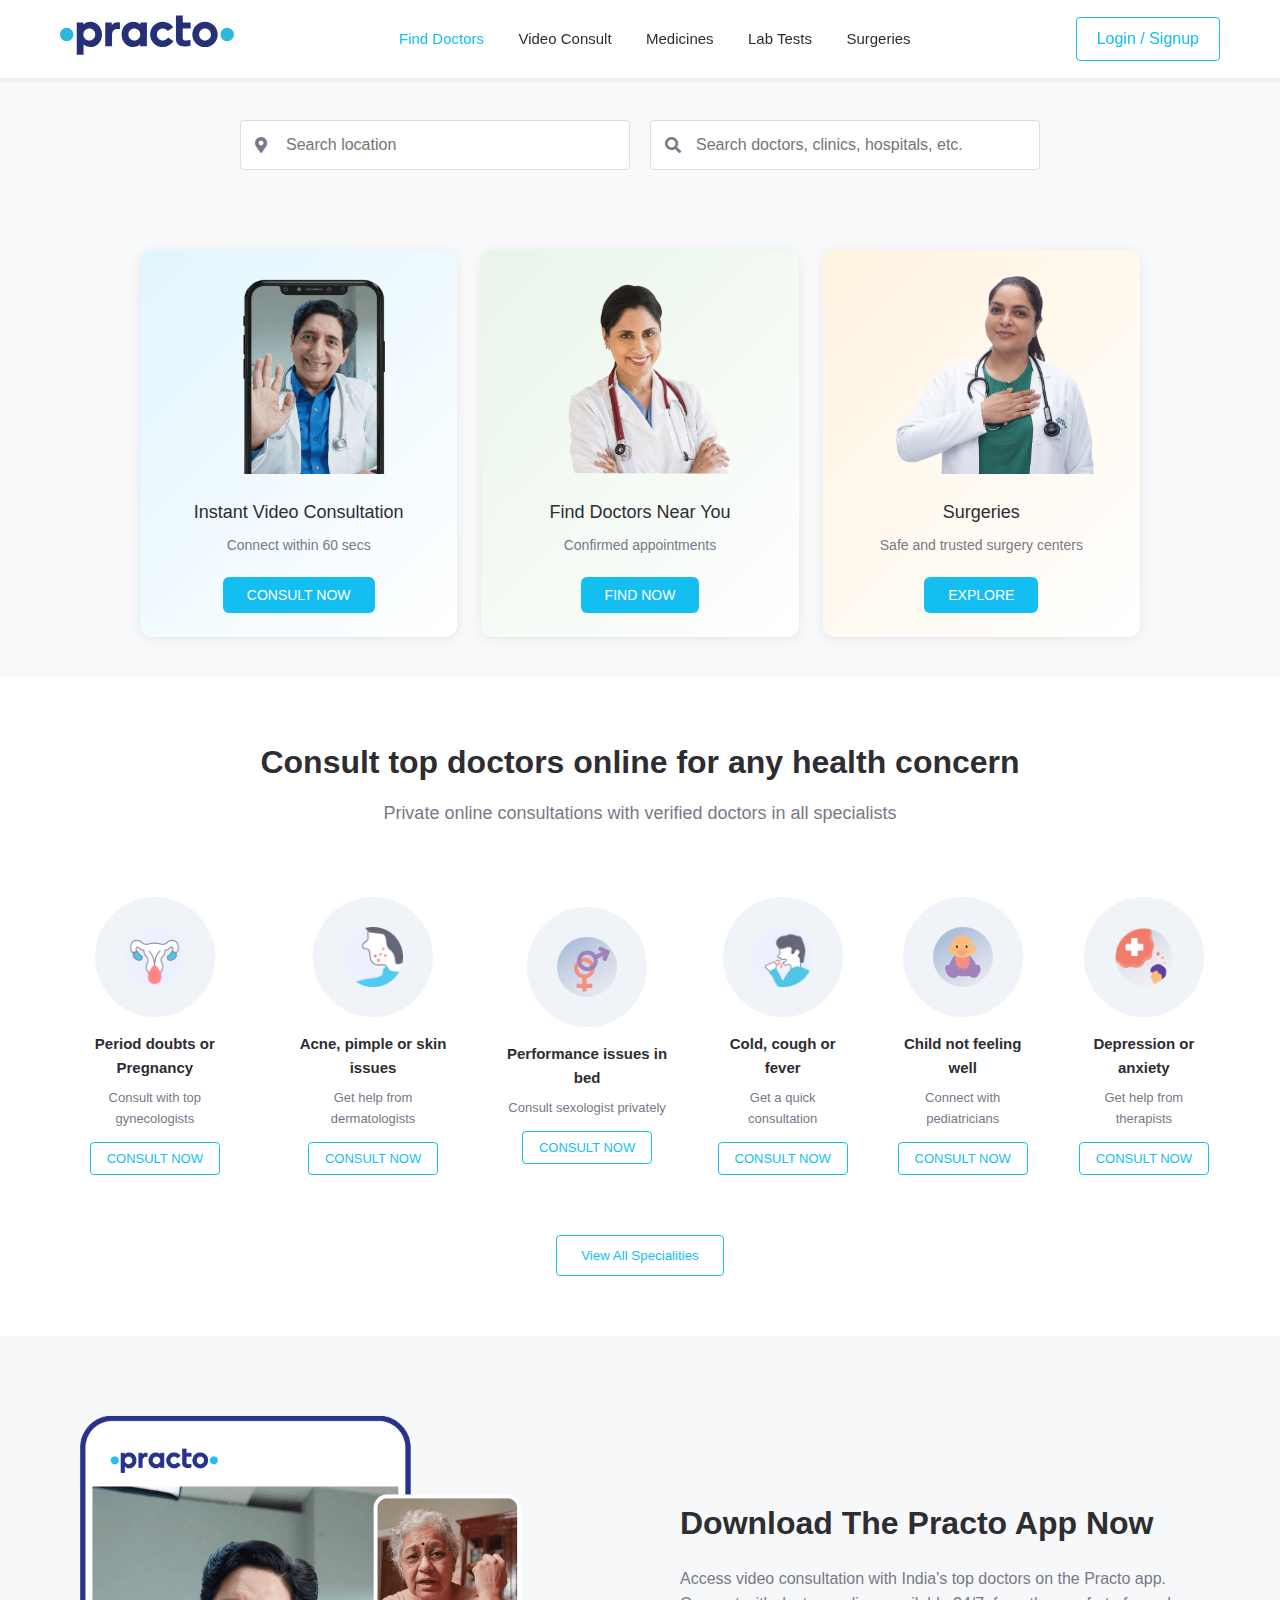
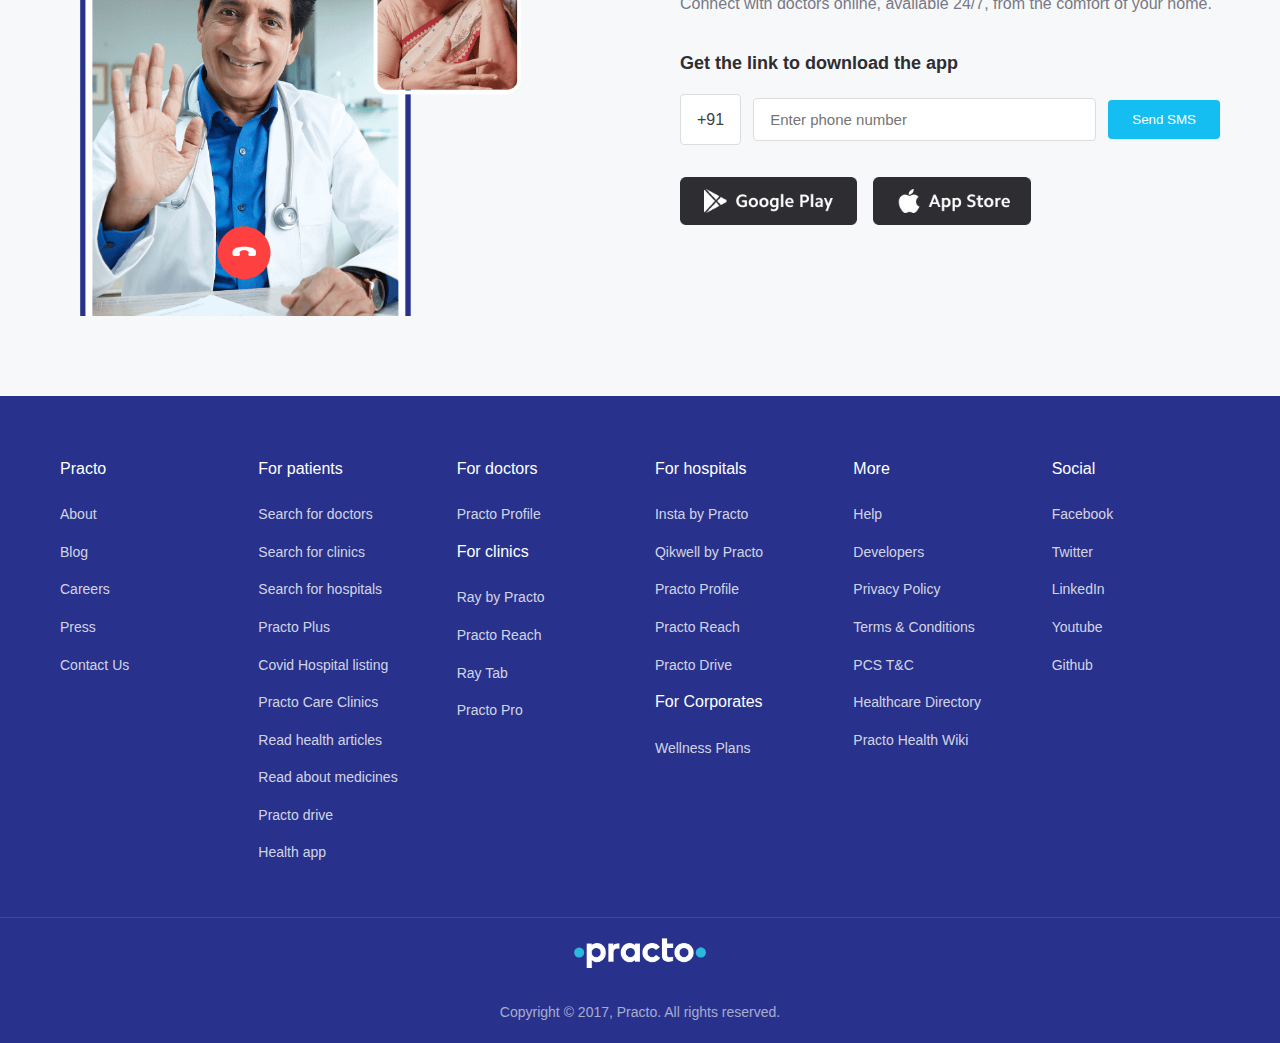
<file: index.html>
<!DOCTYPE html>
<html lang="en">
  <head>
    <meta charset="UTF-8" />
    <meta name="viewport" content="width=device-width, initial-scale=1.0" />
    <title>Practo Clone</title>
    <link rel="stylesheet" href="css/style.css" />
    <!-- Add FontAwesome for icons -->
    <link
      rel="stylesheet"
      href="https://cdnjs.cloudflare.com/ajax/libs/font-awesome/5.15.4/css/all.min.css"
    />
    <link
      href="https://fonts.googleapis.com/css?family=Inter:400,500,600,700&display=swap"
      rel="stylesheet"
    />
    <link rel="icon" href="/images/favicon.ico" type="image/x-icon" />
  </head>
  <body>
    <!-- Navigation -->
    <nav class="navbar">
      <div class="container">
        <button
          class="mobile-menu-btn"
          id="mobileMenuBtn"
          aria-label="Open menu"
        >
          <span></span>
          <span></span>
          <span></span>
        </button>
        <div class="logo">
          <a href="index.html"><img src="images/practo.svg" alt="Practo" /></a>
        </div>
        <div class="nav-links">
          <a href="/pages/find-doctors.html" class="active">Find Doctors</a>
          <a href="/pages/video-consult.html">Video Consult</a>
          <a href="/pages/medicines.html">Medicines</a>
          <a href="/pages/lab-tests.html">Lab Tests</a>
          <a href="/pages/surgeries.html">Surgeries</a>
        </div>
        <div class="nav-right">
          <a href="pages/login.html" target="_blank" class="login-btn"
            >Login / Signup</a
          >
        </div>
      </div>
    </nav>
    <!-- Side Drawer and Overlay -->
    <div class="drawer-overlay" id="drawerOverlay"></div>
    <aside class="side-drawer" id="sideDrawer">
      <button class="drawer-close" id="drawerCloseBtn" aria-label="Close menu">
        &times;
      </button>
      <nav>
        <a href="/pages/find-doctors.html">Find Doctors</a>
        <a href="/pages/video-consult.html">Video Consult</a>
        <a href="/pages/medicines.html">Medicines</a>
        <a href="/pages/lab-tests.html">Lab Tests</a>
        <a href="/pages/surgeries.html">Surgeries</a>
        <a href="/pages/login.html">Login / Signup</a>
      </nav>
    </aside>

    <!-- Search Section -->
    <section class="search-section">
      <div class="container">
        <div class="search-box">
          <div class="search-input">
            <i class="fas fa-map-marker-alt"></i>
            <input
              type="text"
              placeholder="Search location"
              id="locationInput"
            />
          </div>
          <div class="search-input">
            <i class="fas fa-search"></i>
            <input
              type="text"
              placeholder="Search doctors, clinics, hospitals, etc."
              id="searchInput"
            />
          </div>
        </div>
      </div>
    </section>

    <!-- Services Section -->
    <section class="services">
      <div class="container">
        <div class="service-cards">
          <div class="service-card">
            <img
              src="images/images/dweb_instant_video_consulation (1).png"
              alt="Video Consult"
            />
            <h3>Instant Video Consultation</h3>
            <p>Connect within 60 secs</p>
            <button onclick="startConsultation()">CONSULT NOW</button>
          </div>
          <div class="service-card">
            <img
              src="images/images/dweb_find_doctors (1).png"
              alt="Find Doctors"
            />
            <h3>Find Doctors Near You</h3>
            <p>Confirmed appointments</p>
            <button onclick="findDoctors()">FIND NOW</button>
          </div>
          <div class="service-card">
            <img src="images/images/dweb_surgeries.png" alt="Surgeries" />
            <h3>Surgeries</h3>
            <p>Safe and trusted surgery centers</p>
            <button onclick="exploreSurgeries()">EXPLORE</button>
          </div>
        </div>
      </div>
    </section>

    <!-- Specialists Section -->
    <section class="specialists">
      <div class="container">
        <h2>Consult top doctors online for any health concern</h2>
        <p class="section-subtitle">
          Private online consultations with verified doctors in all specialists
        </p>
        <div class="specialist-cards">
          <div class="specialist-card">
            <div class="specialist-icon">
              <img
                src="images/images/irregular-painful+period.png"
                alt="Period doubts"
              />
            </div>
            <h4>Period doubts or Pregnancy</h4>
            <p>Consult with top gynecologists</p>
            <button class="consult-btn">CONSULT NOW</button>
          </div>

          <div class="specialist-card">
            <div class="specialist-icon">
              <img src="images/images/Acne.png" alt="Acne" />
            </div>
            <h4>Acne, pimple or skin issues</h4>
            <p>Get help from dermatologists</p>
            <button class="consult-btn">CONSULT NOW</button>
          </div>

          <div class="specialist-card">
            <div class="specialist-icon">
              <img
                src="images/images/top-speciality-sexology.svg"
                alt="Performance issues"
              />
            </div>
            <h4>Performance issues in bed</h4>
            <p>Consult sexologist privately</p>
            <button class="consult-btn">CONSULT NOW</button>
          </div>

          <div class="specialist-card">
            <div class="specialist-icon">
              <img src="images/images/coughing.png" alt="Cold" />
            </div>
            <h4>Cold, cough or fever</h4>
            <p>Get a quick consultation</p>
            <button class="consult-btn">CONSULT NOW</button>
          </div>

          <div class="specialist-card">
            <div class="specialist-icon">
              <img
                src="images/images/top-speciality-pediatric.svg"
                alt="Child"
              />
            </div>
            <h4>Child not feeling well</h4>
            <p>Connect with pediatricians</p>
            <button class="consult-btn">CONSULT NOW</button>
          </div>

          <div class="specialist-card">
            <div class="specialist-icon">
              <img
                src="images/images/12-mental-wellness.png"
                alt="Depression"
              />
            </div>
            <h4>Depression or anxiety</h4>
            <p>Get help from therapists</p>
            <button class="consult-btn">CONSULT NOW</button>
          </div>
        </div>
        <button class="view-all-btn">View All Specialities</button>
      </div>
    </section>

    <!-- Mobile App Section -->
    <section class="app-download">
      <div class="container">
        <div class="app-content">
          <div class="app-info">
            <h2>Download The Practo App Now</h2>
            <p>
              Access video consultation with India's top doctors on the Practo
              app. Connect with doctors online, available 24/7, from the comfort
              of your home.
            </p>

            <div class="app-form">
              <h3>Get the link to download the app</h3>
              <div class="phone-input">
                <div class="country-code">+91</div>
                <input
                  type="tel"
                  placeholder="Enter phone number"
                  maxlength="10"
                />
                <button class="send-sms-btn">Send SMS</button>
              </div>
            </div>

            <div class="store-buttons">
              <a
                href="https://play.google.com/store/apps/details?id=com.practo.fabric"
                target="_blank"
                rel="noopener"
                class="store-btn google-play"
              >
                <img
                  src="images/logos/google_play.png"
                  alt="Get it on Google Play"
                />
              </a>
              <a
                href="https://apps.apple.com/in/app/practo-doctors-medicine/id953772015"
                target="_blank"
                rel="noopener"
                class="store-btn app-store"
              >
                <img
                  src="images/logos/apple_store.png"
                  alt="Download on App Store"
                />
              </a>
            </div>
          </div>
          <div class="app-image">
            <img
              src="images/images/download_now.png"
              alt="Practo App Preview"
            />
          </div>
        </div>
      </div>
    </section>

    <!-- Footer Section -->
    <footer class="footer">
      <div class="container">
        <div class="footer-content">
          <div class="footer-column">
            <h3>Practo</h3>
            <ul>
              <li><a href="#">About</a></li>
              <li><a href="#">Blog</a></li>
              <li><a href="#">Careers</a></li>
              <li><a href="#">Press</a></li>
              <li><a href="#">Contact Us</a></li>
            </ul>
          </div>

          <div class="footer-column">
            <h3>For patients</h3>
            <ul>
              <li><a href="#">Search for doctors</a></li>
              <li><a href="#">Search for clinics</a></li>
              <li><a href="#">Search for hospitals</a></li>
              <li><a href="#">Practo Plus</a></li>
              <li><a href="#">Covid Hospital listing</a></li>
              <li><a href="#">Practo Care Clinics</a></li>
              <li><a href="#">Read health articles</a></li>
              <li><a href="#">Read about medicines</a></li>
              <li><a href="#">Practo drive</a></li>
              <li><a href="#">Health app</a></li>
            </ul>
          </div>

          <div class="footer-column">
            <h3>For doctors</h3>
            <ul>
              <li><a href="#">Practo Profile</a></li>
            </ul>

            <h3>For clinics</h3>
            <ul>
              <li><a href="#">Ray by Practo</a></li>
              <li><a href="#">Practo Reach</a></li>
              <li><a href="#">Ray Tab</a></li>
              <li><a href="#">Practo Pro</a></li>
            </ul>
          </div>

          <div class="footer-column">
            <h3>For hospitals</h3>
            <ul>
              <li><a href="#">Insta by Practo</a></li>
              <li><a href="#">Qikwell by Practo</a></li>
              <li><a href="#">Practo Profile</a></li>
              <li><a href="#">Practo Reach</a></li>
              <li><a href="#">Practo Drive</a></li>
            </ul>

            <h3>For Corporates</h3>
            <ul>
              <li><a href="#">Wellness Plans</a></li>
            </ul>
          </div>

          <div class="footer-column">
            <h3>More</h3>
            <ul>
              <li><a href="#">Help</a></li>
              <li><a href="#">Developers</a></li>
              <li><a href="#">Privacy Policy</a></li>
              <li><a href="#">Terms & Conditions</a></li>
              <li><a href="#">PCS T&C</a></li>
              <li><a href="#">Healthcare Directory</a></li>
              <li><a href="#">Practo Health Wiki</a></li>
            </ul>
          </div>

          <div class="footer-column">
            <h3>Social</h3>
            <ul class="social-links">
              <li><a href="#">Facebook</a></li>
              <li><a href="#">Twitter</a></li>
              <li><a href="#">LinkedIn</a></li>
              <li><a href="#">Youtube</a></li>
              <li><a href="#">Github</a></li>
            </ul>
          </div>
        </div>
      </div>
      <div class="footer-bottom">
        <div class="container">
          <div class="logo-white">
            <img src="/images/practo.png" alt="Practo" />
          </div>
          <p>Copyright © 2017, Practo. All rights reserved.</p>
        </div>
      </div>
    </footer>

    <script src="js/main.js"></script>
  </body>
</html>
</file>
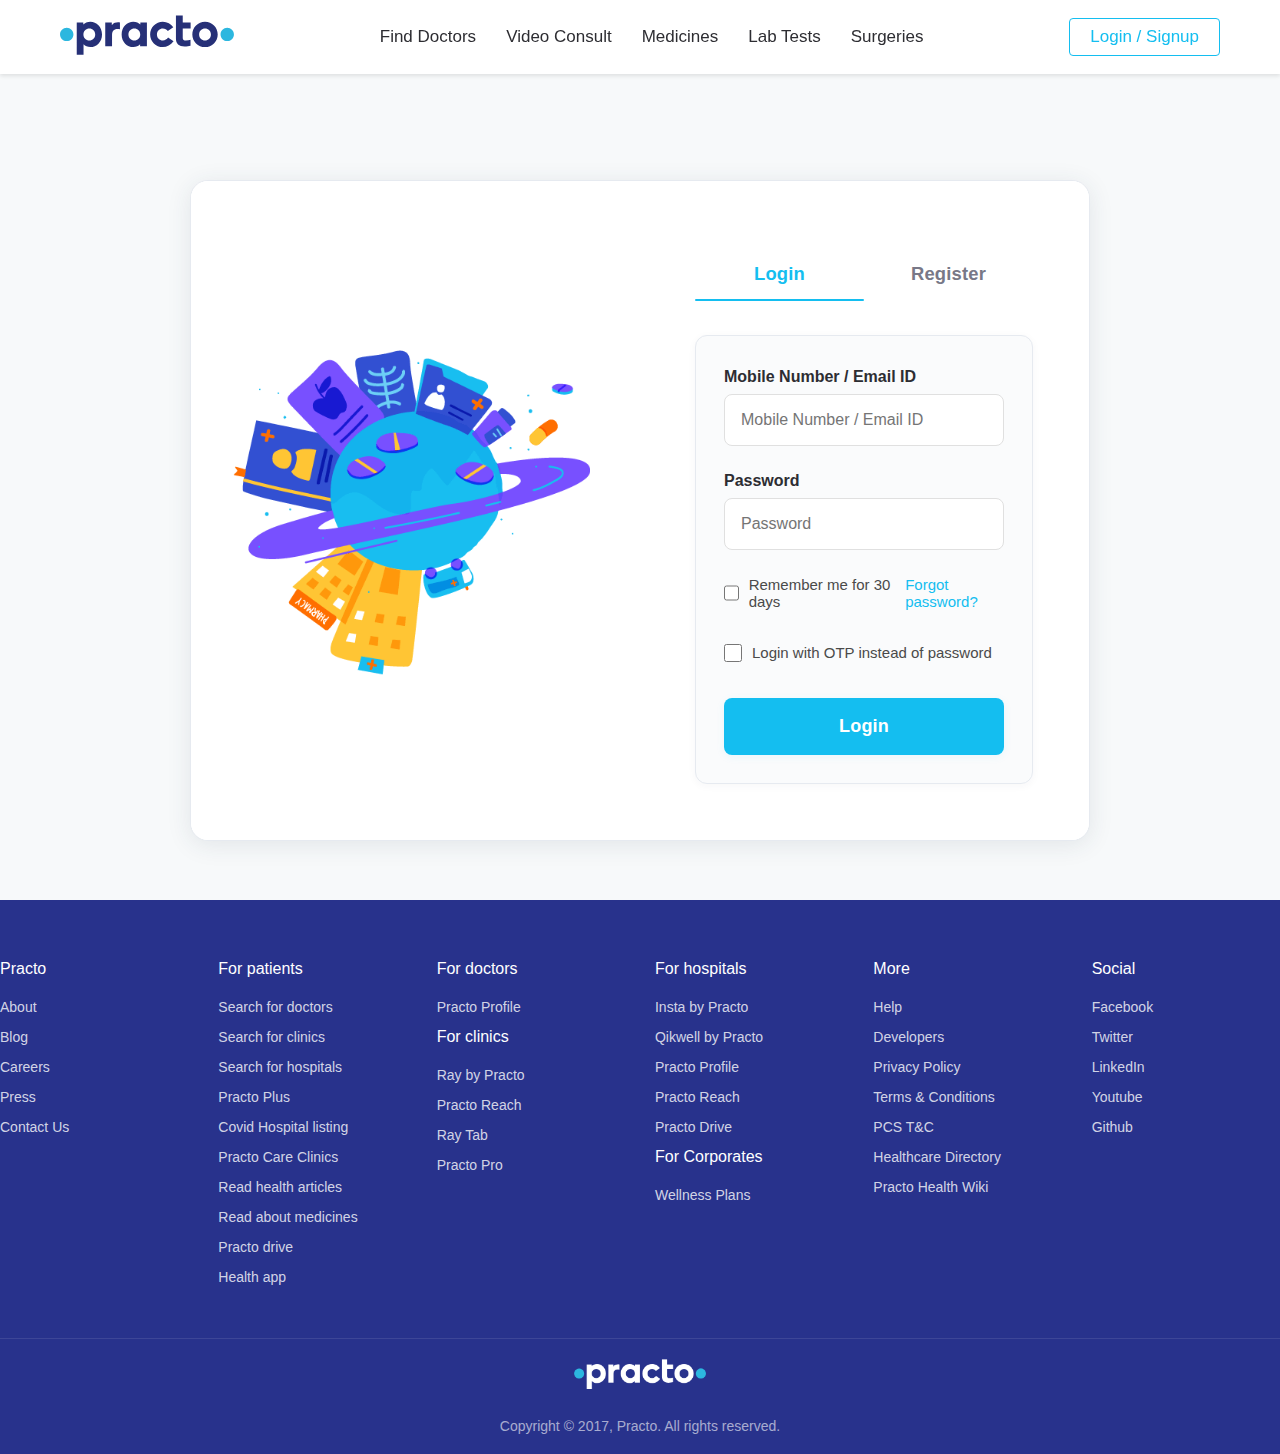
<file: pages/login.html>
<!DOCTYPE html>
<html lang="en">
  <head>
    <meta charset="UTF-8" />
    <meta name="viewport" content="width=device-width, initial-scale=1.0" />
    <title>Login - Practo</title>
    <link rel="stylesheet" href="/css/auth.css" />
  </head>
  <body>
    <nav class="navbar">
      <div class="container">
        <div class="logo">
          <a href="/index.html"><img src="/images/practo.svg" alt="Practo" /></a>
        </div>
        <div class="nav-links">
          <a href="/pages/find-doctors.html">Find Doctors</a>
          <a href="/pages/video-consult.html">Video Consult</a>
          <a href="/pages/medicines.html">Medicines</a>
          <a href="/pages/lab-tests.html">Lab Tests</a>
          <a href="/pages/surgeries.html">Surgeries</a>
        </div>
        <div class="nav-right">
          <a href="/pages/login.html" target="_blank" class="login-btn"
            >Login / Signup</a
          >
        </div>
      </div>
    </nav>
    <div class="auth-main">
      <div class="auth-card">
        <div class="auth-illustration">
          <img
            src="/images/logos/illustration.png"
            alt="Healthcare illustration"
          />
        </div>
        <div class="auth-content">
          <div class="auth-tabs">
            <a href="#" class="tab active">Login</a>
            <a href="register.html" class="tab">Register</a>
          </div>
          <form class="auth-form" id="loginForm">
            <div class="form-group">
              <label>Mobile Number / Email ID</label>
              <input
                type="text"
                placeholder="Mobile Number / Email ID"
                required
              />
            </div>
            <div class="form-group">
              <label>Password</label>
              <input type="password" placeholder="Password" required />
            </div>
            <div class="auth-options">
              <label class="form-checkbox">
                <input type="checkbox" /> Remember me for 30 days
              </label>
              <a href="#" class="forgot-link">Forgot password?</a>
            </div>
            <label class="form-checkbox">
              <input type="checkbox" /> Login with OTP instead of password
            </label>
            <button type="submit" class="auth-button">Login</button>
          </form>
        </div>
      </div>
    </div>
    <footer class="footer">
      <div class="container">
        <div class="footer-content">
          <div class="footer-column">
            <h3>Practo</h3>
            <ul>
              <li><a href="#">About</a></li>
              <li><a href="#">Blog</a></li>
              <li><a href="#">Careers</a></li>
              <li><a href="#">Press</a></li>
              <li><a href="#">Contact Us</a></li>
            </ul>
          </div>

          <div class="footer-column">
            <h3>For patients</h3>
            <ul>
              <li><a href="#">Search for doctors</a></li>
              <li><a href="#">Search for clinics</a></li>
              <li><a href="#">Search for hospitals</a></li>
              <li><a href="#">Practo Plus</a></li>
              <li><a href="#">Covid Hospital listing</a></li>
              <li><a href="#">Practo Care Clinics</a></li>
              <li><a href="#">Read health articles</a></li>
              <li><a href="#">Read about medicines</a></li>
              <li><a href="#">Practo drive</a></li>
              <li><a href="#">Health app</a></li>
            </ul>
          </div>

          <div class="footer-column">
            <h3>For doctors</h3>
            <ul>
              <li><a href="#">Practo Profile</a></li>
            </ul>

            <h3>For clinics</h3>
            <ul>
              <li><a href="#">Ray by Practo</a></li>
              <li><a href="#">Practo Reach</a></li>
              <li><a href="#">Ray Tab</a></li>
              <li><a href="#">Practo Pro</a></li>
            </ul>
          </div>

          <div class="footer-column">
            <h3>For hospitals</h3>
            <ul>
              <li><a href="#">Insta by Practo</a></li>
              <li><a href="#">Qikwell by Practo</a></li>
              <li><a href="#">Practo Profile</a></li>
              <li><a href="#">Practo Reach</a></li>
              <li><a href="#">Practo Drive</a></li>
            </ul>

            <h3>For Corporates</h3>
            <ul>
              <li><a href="#">Wellness Plans</a></li>
            </ul>
          </div>

          <div class="footer-column">
            <h3>More</h3>
            <ul>
              <li><a href="#">Help</a></li>
              <li><a href="#">Developers</a></li>
              <li><a href="#">Privacy Policy</a></li>
              <li><a href="#">Terms & Conditions</a></li>
              <li><a href="#">PCS T&C</a></li>
              <li><a href="#">Healthcare Directory</a></li>
              <li><a href="#">Practo Health Wiki</a></li>
            </ul>
          </div>

          <div class="footer-column">
            <h3>Social</h3>
            <ul class="social-links">
              <li><a href="#">Facebook</a></li>
              <li><a href="#">Twitter</a></li>
              <li><a href="#">LinkedIn</a></li>
              <li><a href="#">Youtube</a></li>
              <li><a href="#">Github</a></li>
            </ul>
          </div>
        </div>
      </div>
      <div class="footer-bottom">
        <div class="container">
          <div class="logo-white">
            <img src="/images/practo.png" alt="Practo" />
          </div>
          <p>Copyright © 2017, Practo. All rights reserved.</p>
        </div>
      </div>
    </footer>
    <script src="/js/main.js"></script>
    <script src="/js/auth.js"></script>
  </body>
</html>
</file>
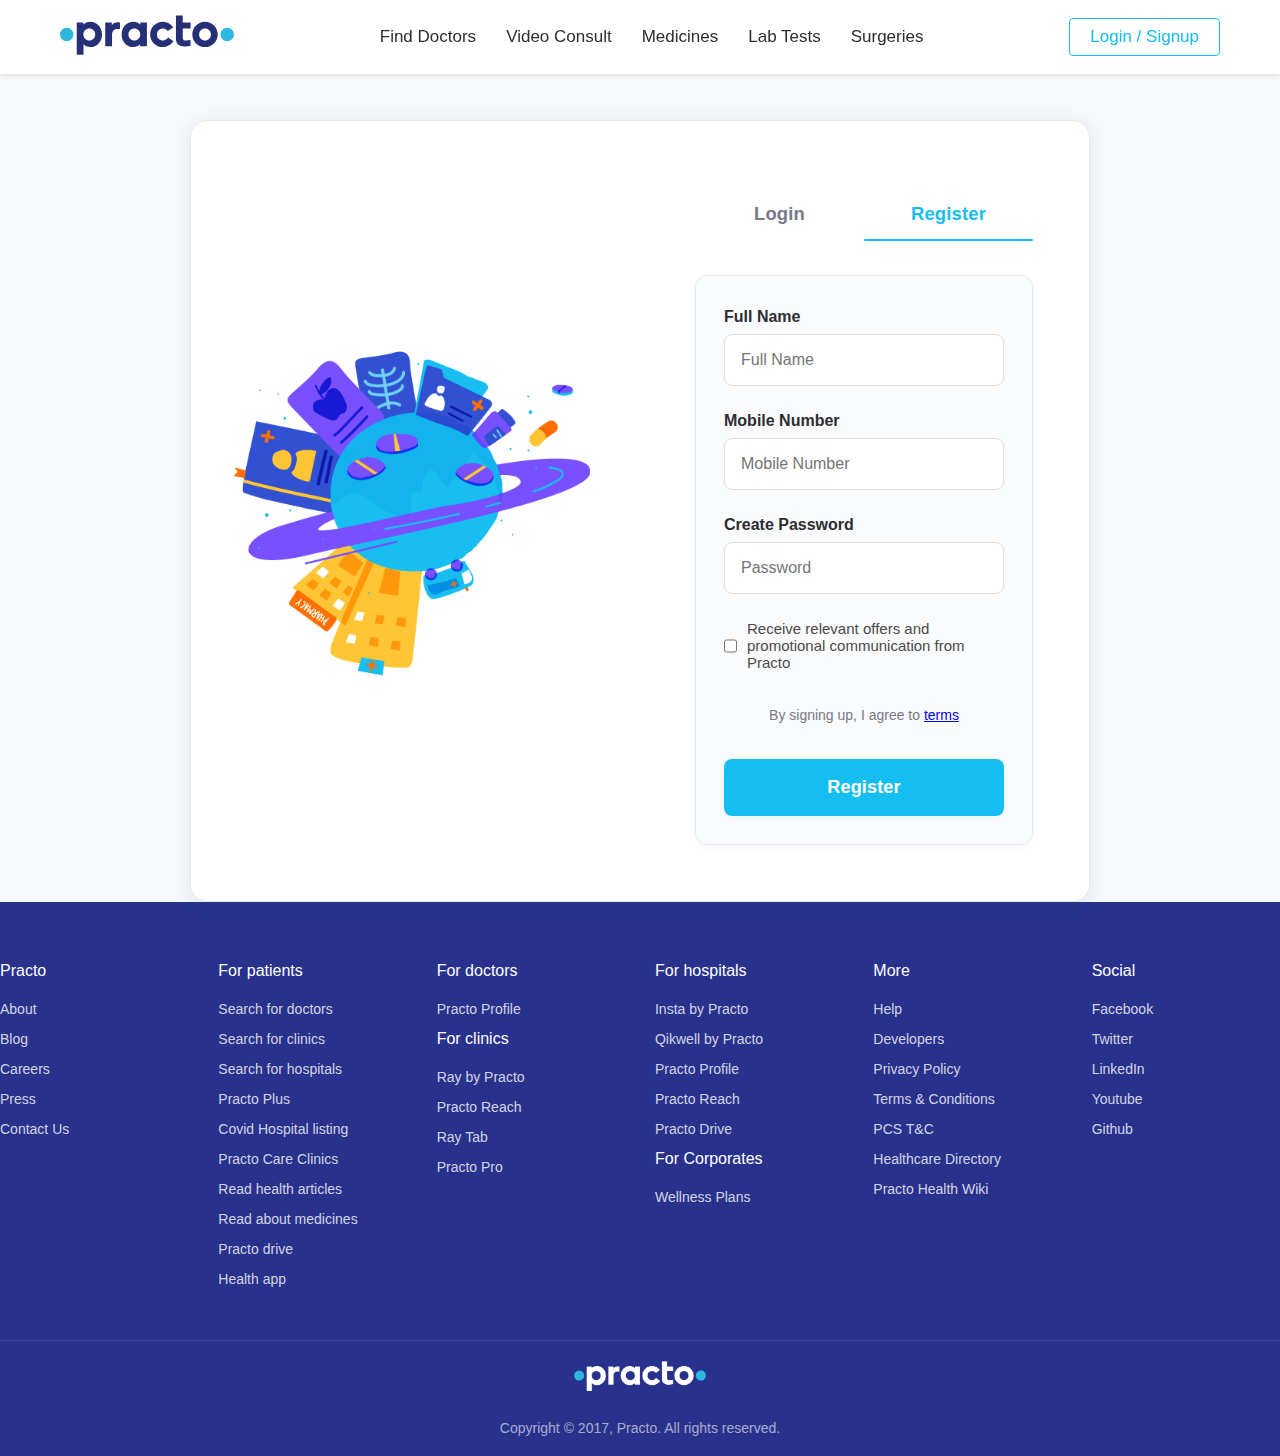
<file: pages/register.html>
<!DOCTYPE html>
<html lang="en">
  <head>
    <meta charset="UTF-8" />
    <meta name="viewport" content="width=device-width, initial-scale=1.0" />
    <title>Register - Practo</title>
    <link rel="stylesheet" href="/css/auth.css" />
  </head>
  <body>
    <nav class="navbar">
      <div class="container">
        <div class="logo">
          <a href="/index.html"><img src="/images/practo.svg" alt="Practo" /></a>
        </div>
        <div class="nav-links">
          <a href="/pages/find-doctors.html">Find Doctors</a>
          <a href="/pages/video-consult.html">Video Consult</a>
          <a href="/pages/medicines.html">Medicines</a>
          <a href="/pages/lab-tests.html">Lab Tests</a>
          <a href="/pages/surgeries.html">Surgeries</a>
        </div>
        <div class="nav-right">
          <a href="/pages/login.html" target="_blank" class="login-btn"
            >Login / Signup</a
          >
        </div>
      </div>
    </nav>
    <div class="auth-main">
      <div class="auth-card">
        <div class="auth-illustration">
          <img
            src="/images/logos/illustration.png"
            alt="Healthcare illustration"
          />
        </div>
        <div class="auth-content">
          <div class="auth-tabs">
            <a href="login.html" class="tab">Login</a>
            <a href="#" class="tab active">Register</a>
          </div>
          <form class="auth-form" id="registerForm">
            <div class="form-group">
              <label>Full Name</label>
              <input type="text" placeholder="Full Name" required />
            </div>
            <div class="form-group">
              <label>Mobile Number</label>
              <input type="tel" placeholder="Mobile Number" required />
            </div>
            <div class="form-group">
              <label>Create Password</label>
              <input type="password" placeholder="Password" required />
            </div>
            <label class="form-checkbox">
              <input type="checkbox" required /> Receive relevant offers and
              promotional communication from Practo
            </label>
            <p class="terms-text">
              By signing up, I agree to <a href="#">terms</a>
            </p>
            <button type="submit" class="auth-button">Register</button>
          </form>
        </div>
      </div>
    </div>
    <footer class="footer">
      <div class="container">
        <div class="footer-content">
          <div class="footer-column">
            <h3>Practo</h3>
            <ul>
              <li><a href="#">About</a></li>
              <li><a href="#">Blog</a></li>
              <li><a href="#">Careers</a></li>
              <li><a href="#">Press</a></li>
              <li><a href="#">Contact Us</a></li>
            </ul>
          </div>

          <div class="footer-column">
            <h3>For patients</h3>
            <ul>
              <li><a href="#">Search for doctors</a></li>
              <li><a href="#">Search for clinics</a></li>
              <li><a href="#">Search for hospitals</a></li>
              <li><a href="#">Practo Plus</a></li>
              <li><a href="#">Covid Hospital listing</a></li>
              <li><a href="#">Practo Care Clinics</a></li>
              <li><a href="#">Read health articles</a></li>
              <li><a href="#">Read about medicines</a></li>
              <li><a href="#">Practo drive</a></li>
              <li><a href="#">Health app</a></li>
            </ul>
          </div>

          <div class="footer-column">
            <h3>For doctors</h3>
            <ul>
              <li><a href="#">Practo Profile</a></li>
            </ul>

            <h3>For clinics</h3>
            <ul>
              <li><a href="#">Ray by Practo</a></li>
              <li><a href="#">Practo Reach</a></li>
              <li><a href="#">Ray Tab</a></li>
              <li><a href="#">Practo Pro</a></li>
            </ul>
          </div>

          <div class="footer-column">
            <h3>For hospitals</h3>
            <ul>
              <li><a href="#">Insta by Practo</a></li>
              <li><a href="#">Qikwell by Practo</a></li>
              <li><a href="#">Practo Profile</a></li>
              <li><a href="#">Practo Reach</a></li>
              <li><a href="#">Practo Drive</a></li>
            </ul>

            <h3>For Corporates</h3>
            <ul>
              <li><a href="#">Wellness Plans</a></li>
            </ul>
          </div>

          <div class="footer-column">
            <h3>More</h3>
            <ul>
              <li><a href="#">Help</a></li>
              <li><a href="#">Developers</a></li>
              <li><a href="#">Privacy Policy</a></li>
              <li><a href="#">Terms & Conditions</a></li>
              <li><a href="#">PCS T&C</a></li>
              <li><a href="#">Healthcare Directory</a></li>
              <li><a href="#">Practo Health Wiki</a></li>
            </ul>
          </div>

          <div class="footer-column">
            <h3>Social</h3>
            <ul class="social-links">
              <li><a href="#">Facebook</a></li>
              <li><a href="#">Twitter</a></li>
              <li><a href="#">LinkedIn</a></li>
              <li><a href="#">Youtube</a></li>
              <li><a href="#">Github</a></li>
            </ul>
          </div>
        </div>
      </div>
      <div class="footer-bottom">
        <div class="container">
          <div class="logo-white">
            <img src="/images/practo.png" alt="Practo" />
          </div>
          <p>Copyright © 2017, Practo. All rights reserved.</p>
        </div>
      </div>
    </footer>
    <script src="/js/main.js"></script>
    <script src="/js/auth.js"></script>
  </body>
</html>
</file>
<file: css/auth.css>
/* Base styles */
* {
    margin: 0;
    padding: 0;
    box-sizing: border-box;
}

body {
    font-family: -apple-system, BlinkMacSystemFont, 'Segoe UI', Roboto, sans-serif;
    background: #f7f9fa;
    min-height: 100vh;
}

.navbar {
    background: #fff;
    box-shadow: 0 2px 4px rgba(0, 0, 0, 0.1);
    position: fixed;
    width: 100%;
    top: 0;
    z-index: 1000;
}

.navbar .container {
    display: flex;
    justify-content: space-between;
    align-items: center;
    padding: 15px 20px;
    max-width: 1200px;
    margin: 0 auto;
}

.logo img {
    height: 40px;
}

.nav-links {
    display: flex;
    align-items: center;
}

.nav-links a {
    text-decoration: none;
    color: #2d2d32;
    margin: 0 15px;
    font-size: 17px;
    font-weight: 500;
    transition: color 0.3s;
}

.nav-links a:hover,
.nav-links a.active {
    color: #14bef0;
}

.nav-right {
    display: flex;
    align-items: center;
}

.login-btn {
    background: transparent;
    border: 1.5px solid #14bef0;
    color: #14bef0;
    padding: 8px 20px;
    border-radius: 4px;
    cursor: pointer;
    transition: all 0.3s;
    text-decoration: none;
    display: inline-block;
    font-size: 17px;
    font-weight: 500;
}

.login-btn:hover {
    background: #14bef0;
    color: #fff;
    text-decoration: none;
}

.auth-main {
    min-height: 100vh;
    display: flex;
    align-items: center;
    justify-content: center;
    background: #f7f9fa;
}

.auth-card {
    display: flex;
    background: #fff;
    border-radius: 18px;
    box-shadow: 0 4px 24px rgba(44, 62, 80, 0.10);
    border: 1.5px solid #e6eaf0;
    overflow: hidden;
    max-width: 900px;
    width: 100%;
    height: 50%;
    margin: 120px auto 0 auto;
}

.auth-illustration {
    flex: 1;
    display: flex;
    align-items: center;
    justify-content: center;
    background: #fff;
    min-width: 320px;
    max-width: 450px;
    padding: 48px 32px;
    position: relative;
}

.auth-illustration img {
    width: 100%;
    height: auto;
    object-fit: contain;
    max-height: 400px;
}

.auth-content {
    flex: 1;
    display: flex;
    flex-direction: column;
    justify-content: center;
    padding: 64px 56px 56px 56px;
    min-width: 320px;
    max-width: 450px;
    background: #fff;
}

.auth-tabs {
    display: flex;
    width: 100%;
    margin-bottom: 36px;
}

.tab {
    flex: 1;
    text-align: center;
    padding: 18px 0 14px 0;
    color: #787887;
    text-decoration: none;
    font-weight: 600;
    font-size: 1.15rem;
    transition: color 0.2s;
    cursor: pointer;
    letter-spacing: 0.01em;
    border: none;
    position: relative;
}

.tab.active {
    color: #14bef0;
    font-weight: 700;
}

.tab.active::after {
    content: '';
    position: absolute;
    bottom: -2px;
    left: 0;
    width: 100%;
    height: 2px;
    background: #14bef0;
    border-radius: 2px;
}

.auth-form {
    width: 100%;
    display: flex;
    flex-direction: column;
    gap: 26px;
    background: #fafbfc;
    border: 1.5px solid #e6eaf0;
    border-radius: 12px;
    padding: 32px 28px 28px 28px;
    box-shadow: 0 2px 8px rgba(44, 62, 80, 0.04);
}

.form-group {
    margin-bottom: 0;
    display: flex;
    flex-direction: column;
    gap: 8px;
}

.form-group label {
    color: #2d2d32;
    font-size: 16px;
    font-weight: 600;
}

.form-group input,
.form-group select {
    width: 100%;
    padding: 16px;
    border: 1.5px solid #e0e0e0;
    border-radius: 8px;
    font-size: 16px;
    transition: border 0.3s, box-shadow 0.3s;
    background: #fff;
}

.form-group input:focus,
.form-group select:focus {
    border-color: #14bef0;
    box-shadow: 0 0 0 2px rgba(20, 190, 240, 0.08);
    outline: none;
    background: #fff;
}

.auth-button {
    width: 100%;
    padding: 18px;
    background: #14bef0;
    color: white;
    border: none;
    border-radius: 8px;
    font-size: 18px;
    font-weight: 700;
    cursor: pointer;
    margin-top: 10px;
    transition: background 0.3s, box-shadow 0.3s, transform 0.2s;
    box-shadow: 0 2px 8px rgba(20, 190, 240, 0.08);
    letter-spacing: 0.01em;
}

.auth-button:hover {
    background: #0d9bc7;
    box-shadow: 0 4px 16px rgba(20, 190, 240, 0.13);
    transform: translateY(-2px) scale(1.01);
}

.auth-options {
    display: flex;
    align-items: center;
    justify-content: space-between;
    margin-bottom: 8px;
}

.form-checkbox {
    display: flex;
    align-items: center;
    gap: 10px;
    font-size: 15px;
    color: #4a4a4a;
    font-weight: 500;
}

.form-checkbox input[type="checkbox"] {
    width: 18px;
    height: 18px;
    border: 2px solid #14bef0;
    border-radius: 3px;
    cursor: pointer;
}

.forgot-link {
    color: #14bef0;
    text-decoration: none;
    font-size: 15px;
    font-weight: 500;
    margin-left: 12px;
}

.forgot-link:hover {
    text-decoration: underline;
}

.terms-text {
    font-size: 14px;
    color: #787887;
    margin-top: 10px;
    text-align: center;
}

/* Footer Styles */
.footer {
    background: #28328c;
    color: #fff;
    padding: 60px 0 0;
}

.footer-content {
    display: grid;
    grid-template-columns: repeat(6, 1fr);
    gap: 30px;
    margin-bottom: 40px;
}

.footer-column h3 {
    color: #fff;
    font-size: 16px;
    font-weight: 500;
    margin-bottom: 20px;
}

.footer-column ul {
    list-style: none;
    padding: 0;
}

.footer-column ul li {
    margin-bottom: 12px;
}

.footer-column ul li a {
    color: rgba(255, 255, 255, 0.8);
    text-decoration: none;
    font-size: 14px;
    transition: color 0.2s;
}

.footer-column ul li a:hover {
    color: #fff;
}

.footer-bottom {
    border-top: 1px solid rgba(255, 255, 255, 0.1);
    padding: 20px 0;
    text-align: center;
}

.footer-bottom .container {
    display: flex;
    flex-direction: column;
    align-items: center;
    gap: 15px;
}

.logo-white img {
    height: 30px;
    margin-bottom: 10px;
}

.footer-bottom p {
    color: rgba(255, 255, 255, 0.6);
    font-size: 14px;
}

/* Responsive Styles */
@media (max-width: 1200px) {
    .auth-card {
        max-width: 90%;
        margin: 100px auto 0 auto;
    }
}

@media (max-width: 1024px) {
    .auth-card {
        margin: 90px auto 0 auto;
    }

    .auth-illustration {
        padding: 40px 24px;
    }

    .auth-content {
        padding: 48px 40px 40px 40px;
    }

    .auth-form {
        padding: 28px 24px;
    }
}

@media (max-width: 900px) {
    .auth-card {
        flex-direction: column;
        max-width: 95%;
        margin: 80px auto 32px auto;
        border-radius: 16px;
    }

    .auth-illustration {
        max-width: 100%;
        min-width: 0;
        padding: 32px 24px;
        border-radius: 16px 16px 0 0;
    }

    .auth-illustration img {
        max-height: 280px;
        width: auto;
    }

    .auth-content {
        max-width: 100%;
        min-width: 0;
        padding: 32px 24px;
        border-radius: 0 0 16px 16px;
    }

    .auth-tabs {
        margin-bottom: 28px;
    }

    .tab {
        padding: 14px 0;
        font-size: 1.1rem;
    }
}

@media (max-width: 480px) {
    .auth-card {
        max-width: 100%;
        margin: 60px auto 24px auto;
        border-radius: 0;
        border-left: none;
        border-right: none;
    }

    .auth-illustration {
        padding: 24px 16px;
        border-radius: 0;
    }

    .auth-illustration img {
        max-height: 220px;
    }

    .auth-content {
        padding: 24px 16px;
        border-radius: 0;
    }

    .auth-form {
        padding: 20px 16px;
        gap: 20px;
    }

    .form-group {
        gap: 6px;
    }

    .form-group label {
        font-size: 15px;
    }

    .form-group input,
    .form-group select {
        padding: 14px;
        font-size: 15px;
        border-radius: 6px;
    }

    .auth-button {
        padding: 16px;
        font-size: 16px;
        border-radius: 6px;
    }

    .auth-options {
        flex-direction: column;
        gap: 12px;
        align-items: flex-start;
    }

    .forgot-link {
        margin-left: 0;
    }

    .form-checkbox {
        font-size: 14px;
    }

    .terms-text {
        font-size: 13px;
    }
}
</file>
<file: css/style.css>
/* Reset and base styles */
* {
    margin: 0;
    padding: 0;
    box-sizing: border-box;
}

body {
    font-family: -apple-system, BlinkMacSystemFont, 'Segoe UI', Roboto, sans-serif;
    line-height: 1.6;
    color: #2d2d32;
}

.container {
    max-width: 1200px;
    margin: 0 auto;
    padding: 0 20px;
}

/* Navigation */
.navbar {
    background: #fff;
    box-shadow: 0 2px 4px rgba(0, 0, 0, 0.1);
    position: fixed;
    width: 100%;
    top: 0;
    z-index: 1000;
}

.navbar .container {
    display: flex;
    justify-content: space-between;
    align-items: center;
    padding: 15px 20px;
}

.navbar .container .logo {
    display: flex;
    align-items: first baseline;
}

.logo img {
    height: 40px;
}

.nav-links a {
    text-decoration: none;
    color: #2d2d32;
    margin: 0 15px;
    font-size: 15px;
    transition: color 0.3s;
}

.nav-links a:hover,
.nav-links a.active {
    color: #14bef0;
}

.login-btn {
    background: transparent;
    border: 1px solid #14bef0;
    color: #14bef0;
    padding: 8px 20px;
    border-radius: 4px;
    cursor: pointer;
    transition: all 0.3s;
    text-decoration: none;
    display: inline-block;
}

.login-btn:hover {
    background: #14bef0;
    color: #fff;
    text-decoration: none;
}

/* Search Section */
.search-section {
    margin-top: 80px;
    padding: 40px 0;
    background: #f8f9fa;
}

.search-box {
    display: flex;
    gap: 20px;
    max-width: 800px;
    margin: 0 auto;
}

.search-input {
    flex: 1;
    position: relative;
}

.search-input i {
    position: absolute;
    left: 15px;
    top: 50%;
    transform: translateY(-50%);
    color: #787887;
}

.search-input input {
    width: 100%;
    padding: 15px 15px 15px 45px;
    border: 1px solid #ddd;
    border-radius: 4px;
    font-size: 16px;
}

/* Service Cards Section */
.services {
    padding: 40px 0;
    background: #f8f9fa;
}

.service-cards {
    display: grid;
    grid-template-columns: repeat(3, 1fr);
    gap: 24px;
    max-width: 1000px;
    margin: 0 auto;
}

.service-card {
    background: #fff;
    border-radius: 12px;
    padding: 24px;
    text-align: center;
    transition: all 0.3s ease;
    box-shadow: 0 2px 12px rgba(0, 0, 0, 0.08);
    position: relative;
    overflow: hidden;
}

/* Unique background colors for each card */
.service-card:nth-child(1) {
    background: linear-gradient(135deg, #e1f5fe 0%, #fff 100%);
}

.service-card:nth-child(2) {
    background: linear-gradient(135deg, #e8f5e9 0%, #fff 100%);
}

.service-card:nth-child(3) {
    background: linear-gradient(135deg, #fff3e0 0%, #fff 100%);
}

.service-card:hover {
    transform: translateY(-5px);
    box-shadow: 0 5px 20px rgba(0, 0, 0, 0.1);
}

.service-card img {
    width: 300px;
    height: 200px;
    object-fit: contain;
    margin-bottom: 16px;
    transition: transform 0.3s ease;
    align-content: center;
}

.service-card:hover img {
    transform: scale(1.05);
}

.service-card h3 {
    color: #2d2d32;
    font-size: 18px;
    margin-bottom: 8px;
    font-weight: 500;
}

.service-card p {
    color: #787887;
    font-size: 14px;
    margin-bottom: 20px;
}

.service-card button {
    background: #14bef0;
    color: white;
    border: none;
    padding: 10px 24px;
    border-radius: 6px;
    font-size: 14px;
    font-weight: 500;
    cursor: pointer;
    transition: background-color 0.3s ease;
}

.service-card button:hover {
    background: #0d9bc7;
}

/* Specialists Section */
.specialists {
    padding: 60px 0;
    background: #fff;
}

.specialists h2 {
    text-align: center;
    font-size: 32px;
    /* Increased from 24px */
    margin-bottom: 12px;
    color: #2d2d32;
    font-weight: 600;
}

.section-subtitle {
    text-align: center;
    color: #787887;
    margin-bottom: 40px;
    font-size: 18px;
    /* Increased from default */
    line-height: 1.5;
}

.specialist-cards {
    display: flex;
    justify-content: space-between;
    align-items: center;
    overflow-x: auto;
    padding: 20px 0;
    gap: 30px;
    scrollbar-width: none;
    /* Firefox */
    -ms-overflow-style: none;
    /* IE and Edge */
}

.specialist-cards::-webkit-scrollbar {
    display: none;
    /* Chrome, Safari, Opera */
}

.specialist-card {
    min-width: 150px;
    display: flex;
    flex-direction: column;
    align-items: center;
    text-align: center;
    padding: 10px;
}

.specialist-icon {
    width: 120px;
    height: 120px;
    border-radius: 50%;
    background: #f0f4f8;
    padding: 20px;
    margin-bottom: 15px;
    display: flex;
    align-items: center;
    justify-content: center;
    transition: all 0.3s ease;
}

.specialist-icon:hover {
    transform: scale(1.05);
    box-shadow: 0 4px 15px rgba(0, 0, 0, 0.1);
}

.specialist-icon img {
    width: 60px;
    height: 60px;
    object-fit: contain;
}

.specialist-card h4 {
    font-size: 15px;
    color: #2d2d32;
    margin-bottom: 8px;
    min-height: 40px;
}

.specialist-card p {
    font-size: 13px;
    color: #787887;
    margin-bottom: 12px;
}

.consult-btn {
    background: transparent;
    color: #14bef0;
    border: 1px solid #14bef0;
    padding: 8px 16px;
    border-radius: 4px;
    font-size: 13px;
    cursor: pointer;
    transition: all 0.3s ease;
    white-space: nowrap;
}

.consult-btn:hover {
    background: #14bef0;
    color: #fff;
}

.view-all-btn {
    display: block;
    margin: 30px auto 0;
    padding: 12px 24px;
    background: transparent;
    border: 1px solid #14bef0;
    color: #14bef0;
    border-radius: 4px;
    cursor: pointer;
    transition: all 0.3s ease;
}

.view-all-btn:hover {
    background: #14bef0;
    color: #fff;
}

/* App Download Section */
.app-download {
    padding: 80px 0;
    background: #f7f8f9;
}

.app-content {
    display: flex;
    align-items: center;
    gap: 60px;
    flex-direction: row-reverse;
    /* This will move the image to the left */
}

.app-info {
    flex: 1;
    max-width: 600px;
}

.app-info h2 {
    font-size: 32px;
    color: #2d2d32;
    margin-bottom: 16px;
}

.app-info p {
    color: #787887;
    font-size: 16px;
    line-height: 1.6;
    margin-bottom: 32px;
}

.app-form h3 {
    font-size: 18px;
    color: #2d2d32;
    margin-bottom: 16px;
}

.phone-input {
    display: flex;
    align-items: center;
    gap: 12px;
    margin-bottom: 32px;
}

.country-code {
    background: #fff;
    padding: 12px 16px;
    border: 1px solid #ddd;
    border-radius: 4px;
    color: #414146;
    font-weight: 500;
}

.phone-input input {
    flex: 1;
    padding: 12px 16px;
    border: 1px solid #ddd;
    border-radius: 4px;
    font-size: 15px;
}

.send-sms-btn {
    background: #14bef0;
    color: white;
    border: none;
    padding: 12px 24px;
    border-radius: 4px;
    font-weight: 500;
    cursor: pointer;
    transition: background-color 0.3s;
}

.send-sms-btn:hover {
    background: #0d9bc7;
}

.store-buttons {
    display: flex;
    gap: 16px;
}

.store-btn img {
    height: 48px;
    width: auto;
    transition: transform 0.3s ease;
}

.store-btn:hover img {
    transform: translateY(-2px);
}

.app-image {
    flex: 1;
    display: flex;
    justify-content: flex-start;
    /* Align image to the left */
    margin-left: 20px;
    /* Add some spacing from the left edge */
}

.app-image img {
    max-width: 100%;
    height: auto;
    max-height: 500px;
}

/* Footer Styles */
.footer {
    background: #28328c;
    color: #fff;
    padding: 60px 0 0;
}

.footer-content {
    display: grid;
    grid-template-columns: repeat(6, 1fr);
    gap: 30px;
    margin-bottom: 40px;
}

.footer-column h3 {
    color: #fff;
    font-size: 16px;
    font-weight: 500;
    margin-bottom: 20px;
}

.footer-column ul {
    list-style: none;
    padding: 0;
}

.footer-column ul li {
    margin-bottom: 12px;
}

.footer-column ul li a {
    color: rgba(255, 255, 255, 0.8);
    text-decoration: none;
    font-size: 14px;
    transition: color 0.2s;
}

.footer-column ul li a:hover {
    color: #fff;
}

.footer-bottom {
    border-top: 1px solid rgba(255, 255, 255, 0.1);
    padding: 20px 0;
    text-align: center;
}

.footer-bottom .container {
    display: flex;
    flex-direction: column;
    align-items: center;
    gap: 15px;
}

.logo-white img {
    height: 30px;
    margin-bottom: 10px;
}

.footer-bottom p {
    color: rgba(255, 255, 255, 0.6);
    font-size: 14px;
}

/* Responsive Design */
@media (max-width: 1024px) {
    .service-cards {
        grid-template-columns: repeat(auto-fit, minmax(250px, 1fr));
    }

    .specialist-cards {
        justify-content: flex-start;
        padding-bottom: 20px;
    }
}

@media (max-width: 768px) {
    .nav-links {
        display: none;
    }

    .search-box {
        flex-direction: column;
    }

    .service-card img {
        width: 140px;
        height: 140px;
    }

    .service-cards,
    .specialist-cards {
        grid-template-columns: repeat(2, 1fr);
        gap: 16px;
    }

    .specialist-icon {
        width: 100px;
        height: 100px;
    }

    .specialist-icon img {
        width: 50px;
        height: 50px;
    }
}

@media (max-width: 480px) {
    .specialist-cards {
        grid-template-columns: 1fr;
    }

    .store-buttons {
        flex-direction: column;
        align-items: flex-start;
    }

    .store-buttons img {
        height: 35px;
    }
}

@media (max-width: 992px) {
    .service-cards {
        grid-template-columns: repeat(2, 1fr);
        padding: 0 20px;
    }
}

@media (max-width: 576px) {
    .service-cards {
        grid-template-columns: 1fr;
    }

    .service-card img {
        width: 100px;
        height: 100px;
    }
}

@media (max-width: 992px) {
    .app-content {
        flex-direction: column;
        text-align: center;
    }

    .app-image {
        justify-content: center;
        margin-left: 0;
        margin-bottom: 40px;
        /* Add space between image and content on mobile */
    }
}

@media (max-width: 480px) {
    .phone-input {
        flex-direction: column;
    }

    .store-buttons {
        flex-direction: column;
        align-items: center;
    }
}

/* Mobile Menu Styles */
@media (max-width: 1024px) {
    .container {
        padding: 0 16px;
    }
}

@media (max-width: 768px) {
    .navbar .container {
        padding: 12px 16px;
    }

    .nav-links {
        display: none;
        position: fixed;
        top: 70px;
        left: 0;
        right: 0;
        background: #fff;
        padding: 20px;
        box-shadow: 0 4px 8px rgba(0, 0, 0, 0.1);
        flex-direction: column;
        gap: 16px;
    }

    .nav-links.active {
        display: flex;
    }

    .nav-links a {
        width: 100%;
        padding: 12px;
        text-align: center;
        border-radius: 8px;
    }

    .nav-links a:hover {
        background: #f5f7fa;
    }

    .mobile-menu-btn {
        display: block;
        background: none;
        border: none;
        padding: 8px;
        cursor: pointer;
        margin-right: 16px;
    }

    .mobile-menu-btn span {
        display: block;
        width: 24px;
        height: 2px;
        background: #2d2d32;
        margin: 4px 0;
        transition: 0.3s;
    }

    .mobile-menu-btn.active span:nth-child(1) {
        transform: rotate(45deg) translate(5px, 5px);
    }

    .mobile-menu-btn.active span:nth-child(2) {
        opacity: 0;
    }

    .mobile-menu-btn.active span:nth-child(3) {
        transform: rotate(-45deg) translate(5px, -5px);
    }
}

@media (max-width: 480px) {
    .navbar .container {
        padding: 8px 12px;
    }

    .logo img {
        height: 32px;
    }

    .login-btn {
        padding: 6px 16px;
        font-size: 15px;
    }
}

/* Footer Responsive */
@media (max-width: 1024px) {
    .footer-content {
        grid-template-columns: repeat(3, 1fr);
        gap: 40px;
        padding: 0 20px;
    }
}

@media (max-width: 768px) {
    .footer-content {
        grid-template-columns: repeat(2, 1fr);
        gap: 32px;
    }
}

@media (max-width: 480px) {
    .footer-content {
        grid-template-columns: 1fr;
        text-align: center;
    }

    .footer {
        padding: 40px 0 0;
    }

    .footer-column {
        margin-bottom: 24px;
    }
}

/* Side Drawer Styles */
.side-drawer {
    position: fixed;
    top: 0;
    left: 0;
    height: 100vh;
    width: 260px;
    background: #fff;
    box-shadow: 2px 0 16px rgba(44, 62, 80, 0.10);
    z-index: 2000;
    transform: translateX(-100%);
    transition: transform 0.3s cubic-bezier(.4, 0, .2, 1);
    display: flex;
    flex-direction: column;
    padding: 32px 0 0 0;
}

.side-drawer.open {
    transform: translateX(0);
}

.drawer-overlay {
    position: fixed;
    top: 0;
    left: 0;
    width: 100vw;
    height: 100vh;
    background: rgba(40, 50, 140, 0.10);
    z-index: 1500;
    opacity: 0;
    pointer-events: none;
    transition: opacity 0.3s;
}

.drawer-overlay.open {
    opacity: 1;
    pointer-events: auto;
}

.side-drawer .drawer-close {
    position: absolute;
    top: 18px;
    right: 18px;
    background: none;
    border: none;
    font-size: 2rem;
    color: #28328c;
    cursor: pointer;
}

.side-drawer nav {
    display: flex;
    flex-direction: column;
    gap: 18px;
    margin-top: 32px;
    padding-left: 32px;
}

.side-drawer nav a {
    color: #2d2d32;
    font-size: 1.15rem;
    font-weight: 600;
    text-decoration: none;
    padding: 10px 0;
    border-radius: 6px;
    transition: background 0.2s, color 0.2s;
}

.side-drawer nav a:hover {
    background: #f5f7fa;
    color: #14bef0;
}

@media (max-width: 768px) {
    .mobile-menu-btn {
        display: block;
        background: none;
        border: none;
        padding: 8px;
        cursor: pointer;
        margin-right: 8px;
        z-index: 2100;
    }

    .mobile-menu-btn span {
        display: block;
        width: 28px;
        height: 3px;
        background: #28328c;
        margin: 5px 0;
        border-radius: 2px;
        transition: 0.3s;
    }

    .navbar .container {
        justify-content: space-between;
    }

    .nav-links {
        display: none !important;
    }
}

@media (min-width: 769px) {

    .side-drawer,
    .drawer-overlay,
    .mobile-menu-btn {
        display: none !important;
    }
}
</file>
